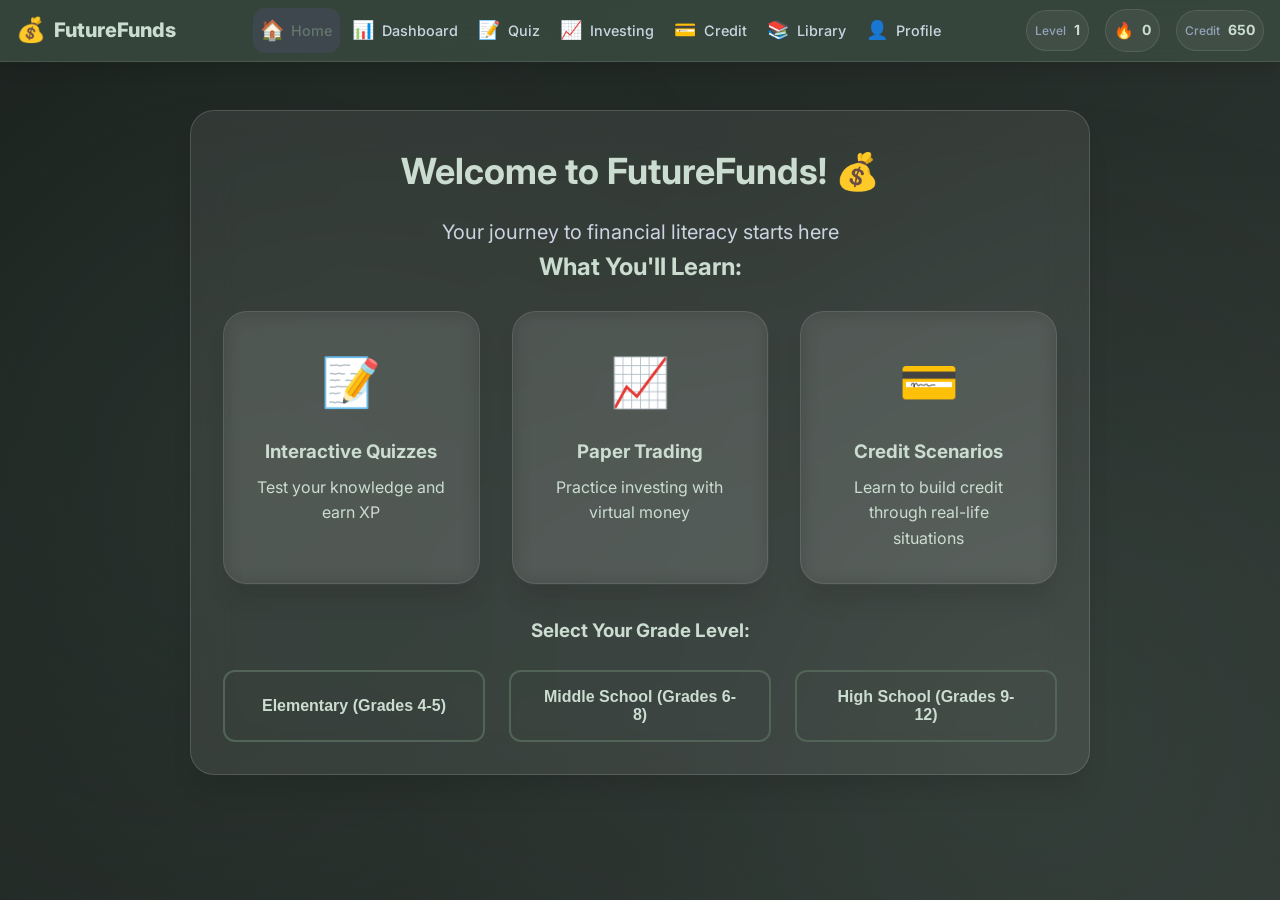
<file: FutureFundsDECA.html>
<!DOCTYPE html>
<html lang="en">

<head>
    <meta charset="UTF-8">
    <meta name="viewport" content="width=device-width, initial-scale=1.0">
    <meta name="description"
        content="FutureFunds - Interactive financial literacy platform for students ages 10-18. Learn about budgeting, saving, investing, and credit through quizzes, scenarios, and gamified learning.">
    <meta name="keywords"
        content="financial literacy, students, budgeting, investing, credit score, education, money management">
    <meta name="author" content="FutureFunds">
    <title>FutureFunds - Financial Literacy for Students</title>

    <!-- Google Fonts -->
    <link rel="preconnect" href="https://fonts.googleapis.com">
    <link rel="preconnect" href="https://fonts.gstatic.com" crossorigin>
    <link href="https://fonts.googleapis.com/css2?family=Inter:wght@300;400;500;600;700;800&display=swap"
        rel="stylesheet">

    <!-- Stylesheet -->
    <link rel="stylesheet" href="styles.css?v=1.4">
</head>

<body>
    <!-- Navigation Bar -->
    <nav id="navbar" class="navbar">
        <div class="nav-container">
            <div class="nav-brand">
                <span class="logo-icon">💰</span>
                <h1 class="logo-text">FutureFunds</h1>
            </div>

            <!-- Navigation Menu -->
            <div class="nav-menu" id="nav-menu">
                <a href="#home" class="nav-link" data-view="home">
                    <span class="nav-icon">🏠</span>
                    <span>Home</span>
                </a>
                <a href="#dashboard" class="nav-link" data-view="dashboard">
                    <span class="nav-icon">📊</span>
                    <span>Dashboard</span>
                </a>
                <a href="#quiz" class="nav-link" data-view="quiz">
                    <span class="nav-icon">📝</span>
                    <span>Quiz</span>
                </a>
                <a href="#investing" class="nav-link" data-view="investing">
                    <span class="nav-icon">📈</span>
                    <span>Investing</span>
                </a>
                <a href="#credit" class="nav-link" data-view="credit">
                    <span class="nav-icon">💳</span>
                    <span>Credit</span>
                </a>
                <a href="#library" class="nav-link" data-view="library">
                    <span class="nav-icon">📚</span>
                    <span>Library</span>
                </a>
                <a href="#profile" class="nav-link" data-view="profile">
                    <span class="nav-icon">👤</span>
                    <span>Profile</span>
                </a>
            </div>

            <div class="nav-stats">
                <div class="stat-item" id="nav-level">
                    <span class="stat-label">Level</span>
                    <span class="stat-value">1</span>
                </div>
                <div class="stat-item" id="nav-streak">
                    <span class="stat-icon">🔥</span>
                    <span class="stat-value">0</span>
                </div>
                <div class="stat-item" id="nav-credit">
                    <span class="stat-label">Credit</span>
                    <span class="stat-value">650</span>
                </div>
            </div>

            <button class="nav-toggle" id="nav-toggle" aria-label="Toggle navigation menu">
                <span></span>
                <span></span>
                <span></span>
            </button>
        </div>
    </nav>

    <!-- Main Content Area -->
    <main id="app" class="main-content">
        <!-- Dynamic content will be rendered here -->
        <div class="loading">
            <div class="spinner"></div>
            <p>Loading FutureFunds...</p>
        </div>
    </main>

    <!-- Toast Notifications -->
    <div id="toast-container" class="toast-container"></div>

    <!-- Scripts -->
    <script src="modules/storage.js?v=1.3"></script>
    <script src="modules/gamification.js?v=1.3"></script>
    <script src="modules/quiz-engine.js?v=1.3"></script>
    <script src="data/quizzes.js?v=1.3"></script>
    <script src="data/credit-scenarios.js?v=1.3"></script>
    <script src="data/stocks.js?v=1.3"></script>
    <script src="data/resources.js?v=1.3"></script>
    <script src="views/home.js?v=1.3"></script>
    <script src="views/dashboard.js?v=1.3"></script>
    <script src="views/quiz.js?v=1.3"></script>
    <script src="views/investing.js?v=1.3"></script>
    <script src="views/credit.js?v=1.3"></script>
    <script src="views/library.js?v=1.3"></script>
    <script src="views/profile.js?v=1.3"></script>
    <script src="app.js?v=1.3"></script>
</body>

</html>
</file>
<file: styles.css>
/* ========================================
   CSS CUSTOM PROPERTIES - Design System
   ======================================== */
:root {
    /* Color Palette - User Custom Sage Theme */
    --color-primary: #526458;
    /* User Dark Sage */
    --color-primary-light: #65776b;
    /* User Medium Sage */
    --color-primary-dark: #3A4A40;
    /* Derived Darker */
    --color-secondary: #65776b;
    /* User Medium Sage */
    --color-secondary-light: #8DA399;
    --color-secondary-dark: #2F3E35;
    --color-accent: #cbddd1;
    /* User Light Sage */
    --color-success: #65776b;
    /* Muted Success */
    --color-warning: #D4A373;
    /* Earthy Orange */
    --color-danger: #BC6C6C;
    /* Muted Red */
    --color-info: #526458;

    /* Gradients */
    --gradient-primary: linear-gradient(135deg, #526458 0%, #65776b 100%);
    --gradient-secondary: linear-gradient(135deg, #3A4A40 0%, #526458 100%);
    --gradient-success: linear-gradient(135deg, #65776b 0%, #526458 100%);
    --gradient-danger: linear-gradient(135deg, #BC6C6C 0%, #8C4B4B 100%);
    --gradient-rainbow: linear-gradient(135deg, #3A4A40 0%, #526458 25%, #65776b 50%, #8DA399 75%, #cbddd1 100%);
    --gradient-bg: linear-gradient(135deg, #1A221E 0%, #2F3834 100%);
    /* Slightly lighter dark bg to match potential look */

    /* Neutral Colors */
    --color-bg-dark: #121815;
    /* Custom Dark Green-Black */
    --color-bg-medium: #1F2924;
    /* Custom Dark Sage-Grey */
    --color-bg-light: #2D3A34;
    /* Custom Medium Green */
    --color-text-primary: #cbddd1;
    /* Using the light sage for main text/headers */
    --color-text-secondary: #cbd5e1;
    --color-text-muted: #94a3b8;
    --color-border: rgba(255, 255, 255, 0.1);

    /* Spacing */
    --spacing-xs: 0.5rem;
    --spacing-sm: 1rem;
    --spacing-md: 1.5rem;
    --spacing-lg: 2rem;
    --spacing-xl: 3rem;
    --spacing-2xl: 4rem;

    /* Typography */
    --font-family: 'Inter', -apple-system, BlinkMacSystemFont, 'Segoe UI', sans-serif;
    --font-size-xs: 0.75rem;
    --font-size-sm: 0.875rem;
    --font-size-base: 1rem;
    --font-size-lg: 1.125rem;
    --font-size-xl: 1.25rem;
    --font-size-2xl: 1.5rem;
    --font-size-3xl: 1.875rem;
    --font-size-4xl: 2.25rem;

    /* Borders & Radius */
    --border-radius-sm: 0.5rem;
    --border-radius-md: 0.75rem;
    --border-radius-lg: 1rem;
    --border-radius-xl: 1.5rem;
    --border-radius-full: 9999px;

    /* Shadows */
    --shadow-sm: 0 1px 2px 0 rgba(0, 0, 0, 0.05);
    --shadow-md: 0 4px 6px -1px rgba(0, 0, 0, 0.1);
    --shadow-lg: 0 10px 15px -3px rgba(0, 0, 0, 0.1);
    --shadow-xl: 0 20px 25px -5px rgba(0, 0, 0, 0.1);
    --shadow-glow: 0 0 20px rgba(139, 92, 246, 0.5);

    /* Transitions */
    --transition-fast: 150ms ease-in-out;
    --transition-base: 250ms ease-in-out;
    --transition-slow: 350ms ease-in-out;

    /* Z-index */
    --z-dropdown: 1000;
    --z-sticky: 1020;
    --z-fixed: 1030;
    --z-modal-backdrop: 1040;
    --z-modal: 1050;
    --z-popover: 1060;
    --z-tooltip: 1070;
}

/* ========================================
   RESET & BASE STYLES
   ======================================== */
* {
    margin: 0;
    padding: 0;
    box-sizing: border-box;
}

html {
    font-size: 16px;
    scroll-behavior: smooth;
}

body {
    font-family: var(--font-family);
    font-size: var(--font-size-base);
    line-height: 1.6;
    color: var(--color-text-primary);
    background: var(--gradient-bg);
    min-height: 100vh;
    overflow-x: hidden;
}

/* Animated Background */
body::before {
    content: '';
    position: fixed;
    top: 0;
    left: 0;
    right: 0;
    bottom: 0;
    background: radial-gradient(circle at 20% 50%, rgba(82, 100, 88, 0.15) 0%, transparent 50%),
        radial-gradient(circle at 80% 80%, rgba(101, 119, 107, 0.15) 0%, transparent 50%);
    z-index: -1;
    animation: gradientShift 15s ease infinite;
}

@keyframes gradientShift {

    0%,
    100% {
        opacity: 1;
    }

    50% {
        opacity: 0.7;
    }
}

/* ========================================
   NAVIGATION BAR
   ======================================== */
.navbar {
    position: sticky;
    top: 0;
    z-index: var(--z-sticky);
    background: rgba(58, 74, 64, 0.85);
    /* Dark Sage transparent */
    backdrop-filter: blur(20px);
    border-bottom: 1px solid var(--color-border);
    box-shadow: var(--shadow-lg);
}

.nav-container {
    max-width: 1400px;
    margin: 0 auto;
    padding: var(--spacing-sm) var(--spacing-md);
    display: flex;
    align-items: center;
    justify-content: space-between;
    gap: var(--spacing-sm);
}

.nav-brand {
    display: flex;
    align-items: center;
    gap: var(--spacing-xs);
    flex-shrink: 0;
}

.logo-icon {
    font-size: var(--font-size-2xl);
    animation: float 3s ease-in-out infinite;
}

@keyframes float {

    0%,
    100% {
        transform: translateY(0);
    }

    50% {
        transform: translateY(-5px);
    }
}

.logo-text {
    font-size: var(--font-size-xl);
    font-weight: 800;
    color: var(--color-text-primary);
}

.nav-menu {
    display: flex;
    align-items: center;
    gap: 0.5rem;
}

.nav-link {
    display: flex;
    align-items: center;
    gap: var(--spacing-xs);
    padding: 0.5rem 0.75rem;
    color: var(--color-text-secondary);
    text-decoration: none;
    font-weight: 500;
    border-radius: var(--border-radius-md);
    transition: all var(--transition-base);
    font-size: 0.95rem;
    white-space: nowrap;
}

.nav-link:hover {
    color: var(--color-text-primary);
    background: rgba(255, 255, 255, 0.05);
}

.nav-link.active {
    color: var(--color-primary-light);
    background: rgba(139, 92, 246, 0.1);
}

.nav-link.active .nav-icon {
    transform: scale(1.1);
}

.nav-stats {
    display: flex;
    align-items: center;
    gap: var(--spacing-sm);
    flex-shrink: 0;
}

.stat-item {
    display: flex;
    align-items: center;
    gap: var(--spacing-xs);
    padding: var(--spacing-xs) var(--spacing-sm);
    background: rgba(255, 255, 255, 0.05);
    border: 1px solid var(--color-border);
    border-radius: var(--border-radius-full);
    transition: all var(--transition-base);
}

.stat-item:hover {
    background: rgba(255, 255, 255, 0.1);
    transform: translateY(-2px);
}

.stat-label {
    font-size: var(--font-size-xs) !important;
    color: var(--color-text-muted);
    font-weight: 500;
}

.stat-value {
    font-size: var(--font-size-sm) !important;
    font-weight: 700;
    color: var(--color-text-primary);
}

.nav-icon {
    font-size: var(--font-size-lg);
}

@media (max-width: 1450px) {
    .nav-stats {
        gap: var(--spacing-sm);
    }

    .nav-container {
        padding: var(--spacing-xs) var(--spacing-sm);
        gap: var(--spacing-xs);
    }

    .nav-menu {
        gap: 0.25rem;
    }

    .nav-link {
        padding: 0.5rem;
        font-size: 0.9rem;
    }

    .stat-item {
        padding: var(--spacing-xs);
    }
}

@media (max-width: 1275px) {
    .stat-label {
        display: none;
    }
}

@media (max-width: 1250px) {
    .nav-link span:not(.nav-icon) {
        display: none;
    }

    .nav-container {
        padding: var(--spacing-sm);
    }
}

/* ========================================
   MAIN CONTENT
   ======================================== */
.main-content {
    max-width: 1400px;
    margin: 0 auto;
    padding: var(--spacing-xl) var(--spacing-md);
    min-height: calc(100vh - 80px);
}

/* ========================================
   CARDS & CONTAINERS
   ======================================== */
.card {
    background: rgba(255, 255, 255, 0.05);
    backdrop-filter: blur(10px);
    border: 1px solid var(--color-border);
    border-radius: var(--border-radius-xl);
    padding: var(--spacing-lg);
    box-shadow: var(--shadow-xl);
    transition: all var(--transition-base);
}

.card:hover {
    transform: translateY(-4px);
    box-shadow: 0 20px 40px rgba(0, 0, 0, 0.2);
    border-color: rgba(255, 255, 255, 0.2);
}

.card-header {
    margin-bottom: var(--spacing-md);
}

.card-title {
    font-size: var(--font-size-2xl);
    font-weight: 700;
    margin-bottom: var(--spacing-xs);
    background: var(--gradient-rainbow);
    -webkit-background-clip: text;
    background-clip: text;
    -webkit-text-fill-color: transparent;
}

.card-description {
    color: var(--color-text-secondary);
    font-size: var(--font-size-sm);
}

.glass-card {
    background: rgba(255, 255, 255, 0.08);
    backdrop-filter: blur(20px);
    border: 1px solid rgba(255, 255, 255, 0.15);
    border-radius: var(--border-radius-xl);
    padding: var(--spacing-lg);
    box-shadow: var(--shadow-xl);
}

/* ========================================
   BUTTONS
   ======================================== */
.btn {
    display: inline-flex;
    align-items: center;
    justify-content: center;
    gap: var(--spacing-xs);
    padding: var(--spacing-sm) var(--spacing-lg);
    font-size: var(--font-size-base);
    font-weight: 600;
    text-decoration: none;
    border: none;
    border-radius: var(--border-radius-md);
    cursor: pointer;
    transition: all var(--transition-base);
    position: relative;
    overflow: hidden;
}

.btn::before {
    content: '';
    position: absolute;
    top: 50%;
    left: 50%;
    width: 0;
    height: 0;
    border-radius: 50%;
    background: rgba(255, 255, 255, 0.2);
    transform: translate(-50%, -50%);
    transition: width var(--transition-slow), height var(--transition-slow);
}

.btn:hover::before {
    width: 300px;
    height: 300px;
}

.btn-primary {
    background: var(--gradient-primary);
    color: white;
    box-shadow: var(--shadow-md);
}

.btn-primary:hover {
    transform: translateY(-2px);
    box-shadow: var(--shadow-xl), var(--shadow-glow);
}

.btn-secondary {
    background: var(--gradient-secondary);
    color: white;
    box-shadow: var(--shadow-md);
}

.btn-secondary:hover {
    transform: translateY(-2px);
    box-shadow: var(--shadow-xl);
}

.btn-success {
    background: var(--gradient-success);
    color: white;
}

.btn-danger {
    background: var(--gradient-danger);
    color: white;
}

.btn-outline {
    background: transparent;
    color: var(--color-text-primary);
    border: 2px solid var(--color-primary);
}

.btn-outline:hover {
    background: var(--color-primary);
    transform: translateY(-2px);
}

.btn-lg {
    padding: var(--spacing-md) var(--spacing-xl);
    font-size: var(--font-size-lg);
}

.btn-sm {
    padding: var(--spacing-xs) var(--spacing-sm);
    font-size: var(--font-size-sm);
}

.btn:disabled {
    opacity: 0.5;
    cursor: not-allowed;
    transform: none !important;
}

/* ========================================
   GRID LAYOUTS
   ======================================== */
.grid {
    display: grid;
    gap: var(--spacing-lg);
}

.grid-2 {
    grid-template-columns: repeat(auto-fit, minmax(300px, 1fr));
}

.grid-3 {
    grid-template-columns: repeat(auto-fit, minmax(250px, 1fr));
}

.grid-4 {
    grid-template-columns: repeat(auto-fit, minmax(200px, 1fr));
}

/* ========================================
   BADGES & TAGS
   ======================================== */
.badge {
    display: inline-flex;
    align-items: center;
    gap: var(--spacing-xs);
    padding: 4px 12px;
    font-size: var(--font-size-xs);
    font-weight: 600;
    border-radius: var(--border-radius-full);
    background: rgba(255, 255, 255, 0.1);
    border: 1px solid var(--color-border);
}

.badge-primary {
    background: var(--gradient-primary);
    border: none;
}

.badge-success {
    background: var(--gradient-success);
    border: none;
}

.badge-warning {
    background: linear-gradient(135deg, #f59e0b 0%, #d97706 100%);
    border: none;
}

.badge-danger {
    background: var(--gradient-danger);
    border: none;
}

/* ========================================
   PROGRESS BARS
   ======================================== */
.progress {
    width: 100%;
    height: 12px;
    background: rgba(255, 255, 255, 0.1);
    border-radius: var(--border-radius-full);
    overflow: hidden;
    position: relative;
}

.progress-bar {
    height: 100%;
    background: var(--gradient-primary);
    border-radius: var(--border-radius-full);
    transition: width var(--transition-slow);
    position: relative;
    overflow: hidden;
}

.progress-bar::after {
    content: '';
    position: absolute;
    top: 0;
    left: 0;
    bottom: 0;
    right: 0;
    background: linear-gradient(90deg, transparent, rgba(255, 255, 255, 0.3), transparent);
    animation: shimmer 2s infinite;
}

@keyframes shimmer {
    0% {
        transform: translateX(-100%);
    }

    100% {
        transform: translateX(100%);
    }
}

/* ========================================
   LOADING SPINNER
   ======================================== */
.loading {
    display: flex;
    flex-direction: column;
    align-items: center;
    justify-content: center;
    min-height: 400px;
    gap: var(--spacing-md);
}

.spinner {
    width: 50px;
    height: 50px;
    border: 4px solid rgba(255, 255, 255, 0.1);
    border-top-color: var(--color-primary);
    border-radius: 50%;
    animation: spin 1s linear infinite;
}

@keyframes spin {
    to {
        transform: rotate(360deg);
    }
}

/* ========================================
   TOAST NOTIFICATIONS
   ======================================== */
.toast-container {
    position: fixed;
    top: 80px;
    right: var(--spacing-md);
    z-index: var(--z-tooltip);
    display: flex;
    flex-direction: column;
    gap: var(--spacing-sm);
}

.toast {
    background: var(--glass-card);
    backdrop-filter: blur(20px);
    padding: var(--spacing-md);
    border-radius: var(--border-radius-lg);
    box-shadow: var(--shadow-xl);
    border: 1px solid var(--color-border);
    min-width: 300px;
    animation: slideIn 0.3s ease-out;
}

@keyframes slideIn {
    from {
        transform: translateX(400px);
        opacity: 0;
    }

    to {
        transform: translateX(0);
        opacity: 1;
    }
}

.toast-success {
    border-left: 4px solid var(--color-success);
}

.toast-error {
    border-left: 4px solid var(--color-danger);
}

.toast-info {
    border-left: 4px solid var(--color-info);
}

/* ========================================
   UTILITIES
   ======================================== */
.text-center {
    text-align: center;
}

.text-left {
    text-align: left;
}

.text-right {
    text-align: right;
}

.mt-1 {
    margin-top: var(--spacing-xs);
}

.mt-2 {
    margin-top: var(--spacing-sm);
}

.mt-3 {
    margin-top: var(--spacing-md);
}

.mt-4 {
    margin-top: var(--spacing-lg);
}

.mb-1 {
    margin-bottom: var(--spacing-xs);
}

.mb-2 {
    margin-bottom: var(--spacing-sm);
}

.mb-3 {
    margin-bottom: var(--spacing-md);
}

.mb-4 {
    margin-bottom: var(--spacing-lg);
}

.hidden {
    display: none !important;
}

.visible {
    display: block !important;
}

/* ========================================
   TOGGLE SWITCH
   ======================================== */
.switch {
    position: relative;
    display: inline-block;
    width: 50px;
    height: 24px;
}

.switch input {
    opacity: 0;
    width: 0;
    height: 0;
}

.slider {
    position: absolute;
    cursor: pointer;
    top: 0;
    left: 0;
    right: 0;
    bottom: 0;
    background-color: var(--color-bg-light);
    transition: .4s;
}

.slider:before {
    position: absolute;
    content: "";
    height: 16px;
    width: 16px;
    left: 4px;
    bottom: 4px;
    background-color: white;
    transition: .4s;
}

input:checked+.slider {
    background-color: var(--color-success);
}

input:focus+.slider {
    box-shadow: 0 0 1px var(--color-success);
}

input:checked+.slider:before {
    transform: translateX(26px);
}

.slider.round {
    border-radius: 34px;
}

.slider.round:before {
    border-radius: 50%;
}

/* ========================================
   RESPONSIVE DESIGN
   ======================================== */
@media (min-width: 768px) {
    .nav-toggle {
        display: none;
    }  
}

@media (max-width: 768px) {
    .nav-toggle {
        background-color: #121815;
        border-radius: 15px;
        padding: 3px;
    }

    .nav-menu {
        position: absolute;
        top: 100%;
        left: 0;
        right: 0;
        background: rgba(58, 74, 64, 0.95);
        backdrop-filter: blur(20px);
        flex-direction: column;
        padding: var(--spacing-md);
        border-top: 1px solid var(--color-border);
        transform: scaleY(0);
        transform-origin: top;
        transition: transform var(--transition-base);
    }

    .nav-menu.active {
        transform: scaleY(1);
    }

    .nav-link {
        width: 100%;
        text-align: center;
        border: 2px solid var(--color-border);
        border-radius: var(--border-radius-md);
        padding: var(--spacing-sm);
    }

    .nav-link span:not(.nav-icon) {
        display: inline-block;
        color: var(--color-text-primary);
        font-size: 1rem;
        line-height: 1.2;
    }

    .nav-menu {
        z-index: var(--z-dropdown);
    }

    .main-content {
        padding: var(--spacing-md);
    }

    .grid-2,
    .grid-3,
    .grid-4 {
        grid-template-columns: 1fr;
    }
}

@media (max-width: 480px) {
    :root {
        --font-size-4xl: 1.75rem;
        --font-size-3xl: 1.5rem;
        --font-size-2xl: 1.25rem;
    }

    .card {
        padding: var(--spacing-md);
    }

    .btn-lg {
        padding: var(--spacing-sm) var(--spacing-md);
    }

    .toast-container {
        right: var(--spacing-sm);
        left: var(--spacing-sm);
    }

    .toast {
        min-width: auto;
    }
}

/* ========================================
   MODALS
   ======================================== */
.modal {
    position: fixed;
    top: 0;
    left: 0;
    right: 0;
    bottom: 0;
    background: rgba(15, 23, 42, 0.8);
    backdrop-filter: blur(5px);
    z-index: var(--z-modal);
    display: flex;
    align-items: center;
    justify-content: center;
    opacity: 0;
    pointer-events: none;
    transition: opacity var(--transition-base);
}

.modal:not(.hidden) {
    opacity: 1;
    pointer-events: auto;
}

.modal-content {
    width: 100%;
    max-width: 800px;
    max-height: 90vh;
    overflow-y: auto;
    background: var(--color-bg-medium);
    border: 1px solid var(--color-border);
    border-radius: var(--border-radius-xl);
    box-shadow: var(--shadow-2xl);
    position: relative;
    transform: scale(0.95);
    transition: transform var(--transition-base);
}

.modal:not(.hidden) .modal-content {
    transform: scale(1);
}

.close-modal {
    position: absolute;
    top: var(--spacing-md);
    right: var(--spacing-md);
    font-size: var(--font-size-2xl);
    color: var(--color-text-muted);
    cursor: pointer;
    transition: color var(--transition-fast);
    z-index: 10;
    line-height: 1;
}

.close-modal:hover {
    color: var(--color-text-primary);
}

/* Ensure Logo is Always Visible */
@media (max-width: 768px) {
    .logo-text {
        display: block !important;
        font-size: 1.1rem;
        /* Slightly smaller for mobile */
    }

    .nav-brand {
        display: flex !important;
        opacity: 1 !important;
        visibility: visible !important;
    }
}
</file>
